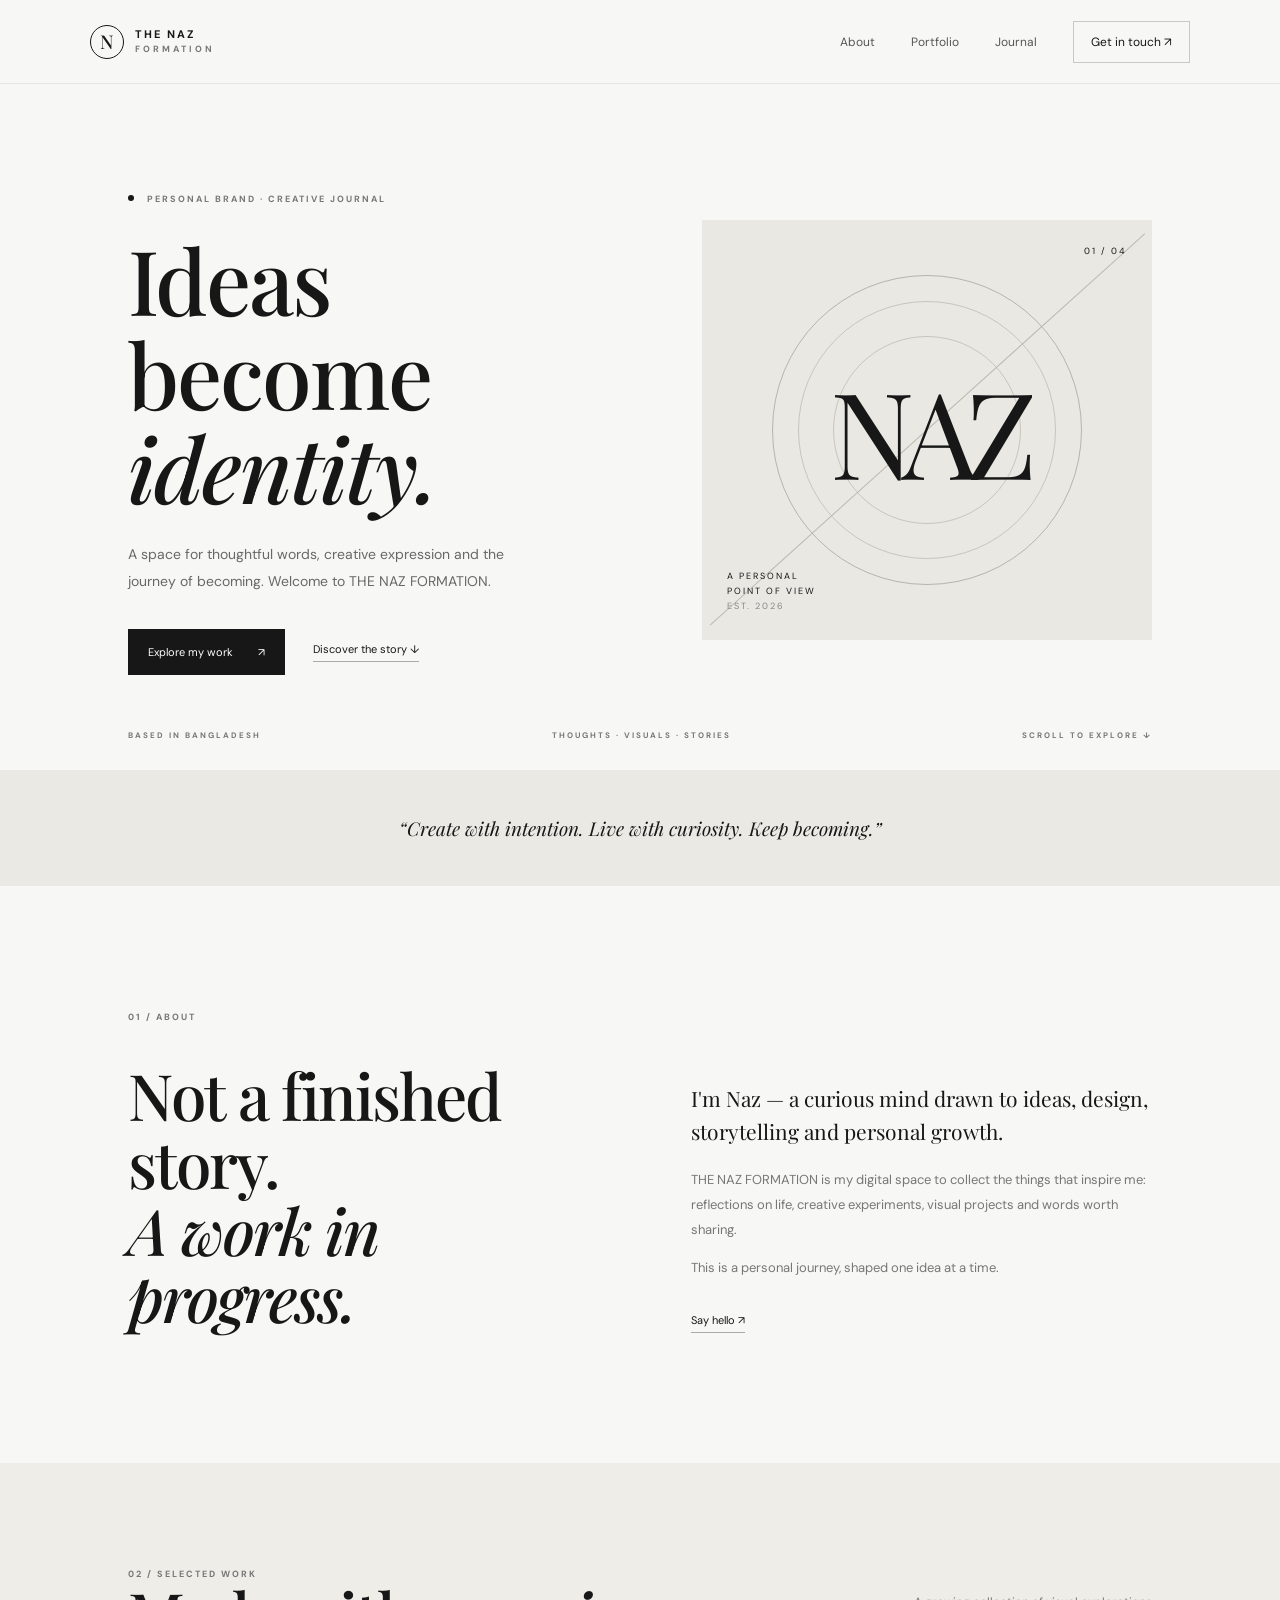
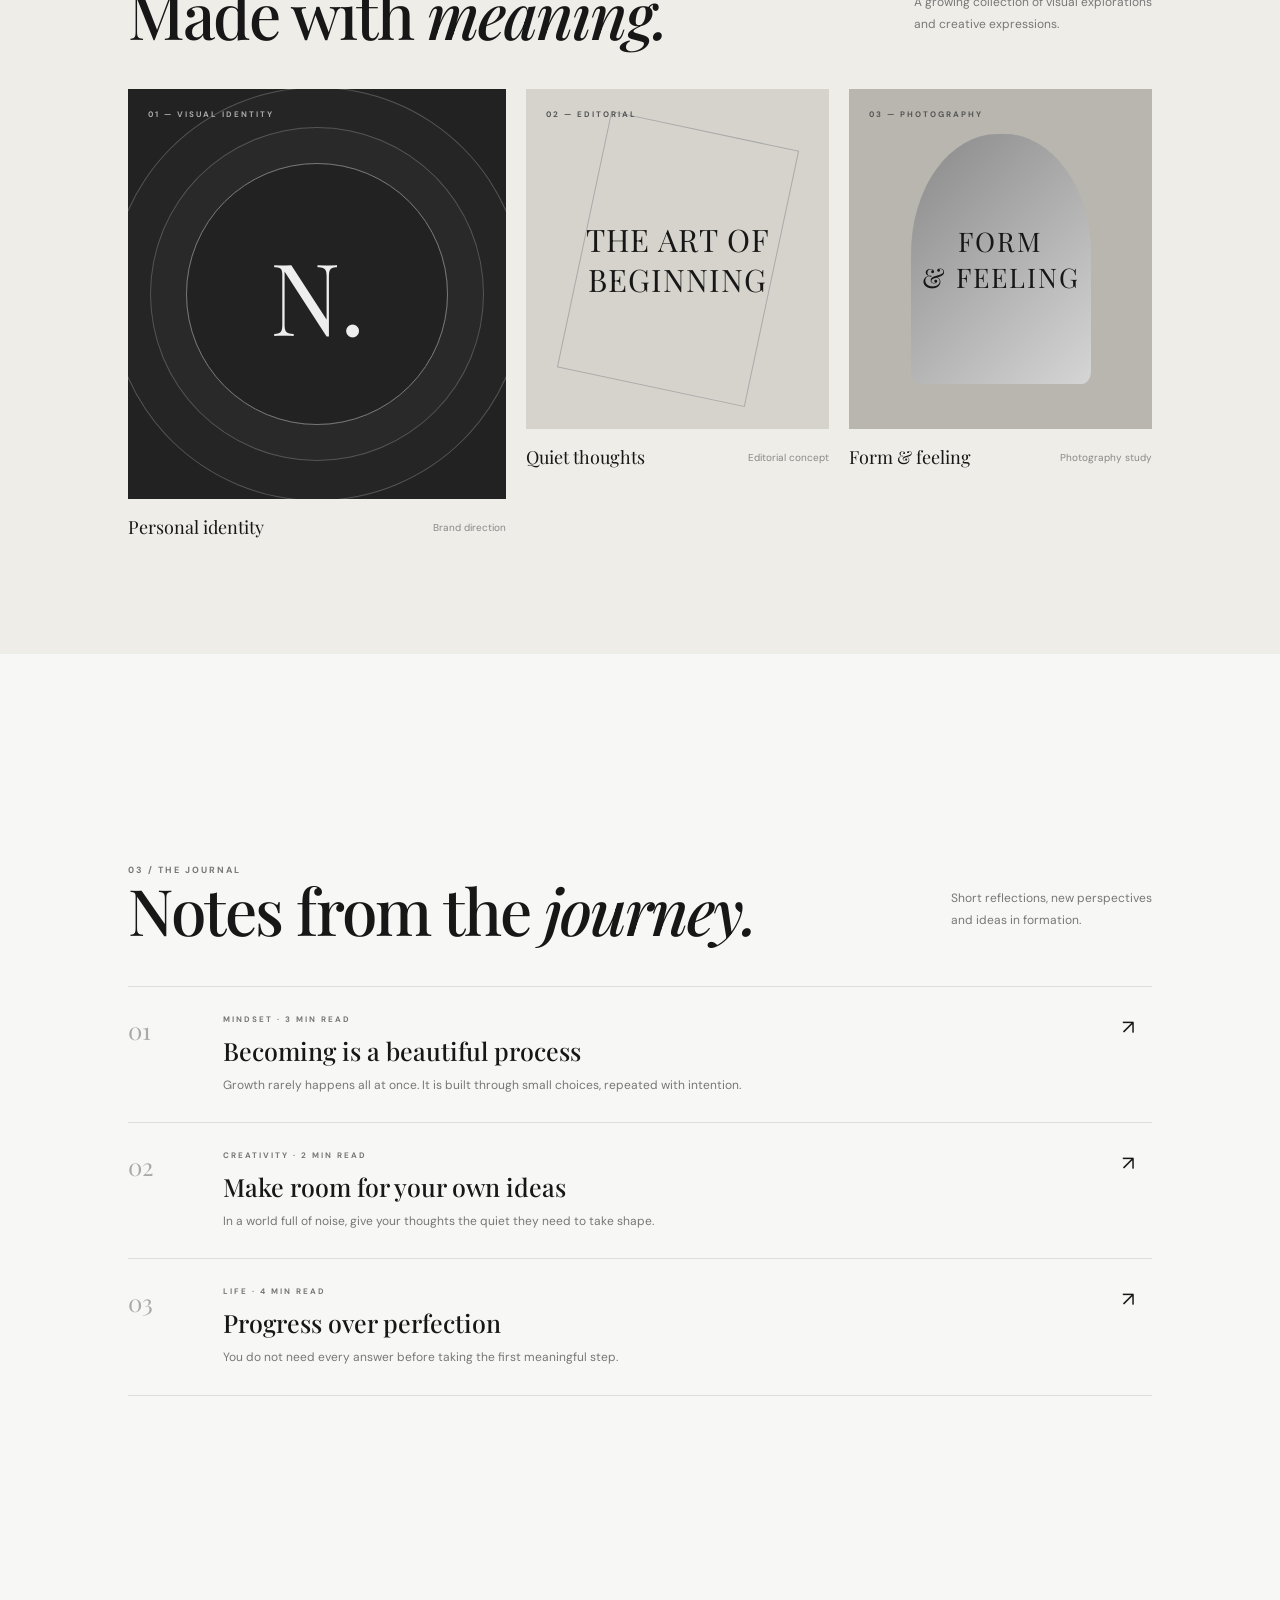
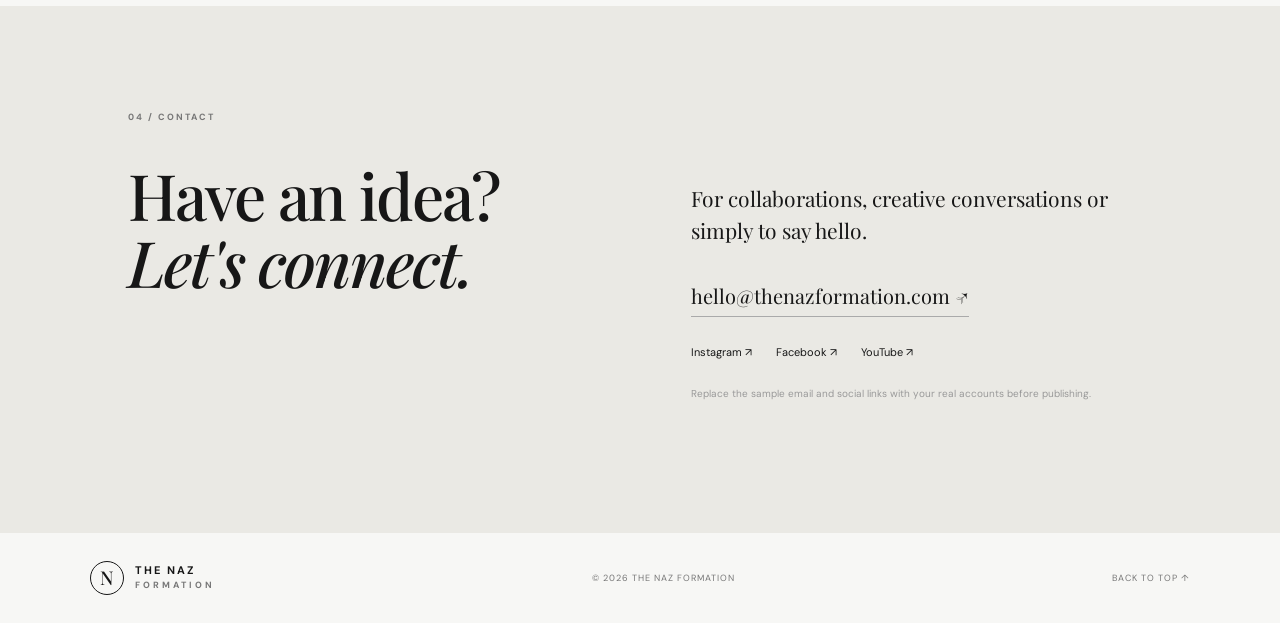
<file: index.html>
<!doctype html>
<html lang="en">
<head>
  <meta charset="utf-8">
  <meta name="viewport" content="width=device-width, initial-scale=1">
  <meta name="description" content="THE NAZ FORMATION — personal brand, ideas, stories and creative work by Naz.">
  <meta name="theme-color" content="#f7f7f5">
  <title>THE NAZ FORMATION — By Nåz</title>
  <link rel="preconnect" href="https://fonts.googleapis.com">
  <link rel="preconnect" href="https://fonts.gstatic.com" crossorigin>
  <link href="https://fonts.googleapis.com/css2?family=DM+Sans:wght@400;500;600;700&family=Playfair+Display:wght@500;600;700&display=swap" rel="stylesheet">
  <link rel="stylesheet" href="style.css">
</head>
<body>
  <header class="site-header">
    <a class="brand" href="#home" aria-label="The Naz Formation home"><span class="brand-mark">N</span><span>THE NAZ<br><small>FORMATION</small></span></a>
    <button class="menu-toggle" id="menuToggle" aria-label="Toggle navigation" aria-expanded="false">☰</button>
    <nav id="mainNav">
      <a href="#about">About</a><a href="#portfolio">Portfolio</a><a href="#journal">Journal</a><a href="#contact" class="nav-cta">Get in touch ↗</a>
    </nav>
  </header>

  <main>
    <section class="hero section" id="home">
      <div class="hero-copy">
        <p class="eyebrow"><span class="dot"></span> PERSONAL BRAND · CREATIVE JOURNAL</p>
        <h1>Ideas become<br><em>identity.</em></h1>
        <p class="hero-intro">A space for thoughtful words, creative expression and the journey of becoming. Welcome to THE NAZ FORMATION.</p>
        <div class="hero-actions"><a class="button button-dark" href="#portfolio">Explore my work <span>↗</span></a><a class="text-link" href="#about">Discover the story ↓</a></div>
      </div>
      <div class="hero-art" aria-label="Abstract monochrome editorial artwork">
        <div class="art-ring"></div><div class="art-line"></div><div class="art-word">NAZ</div>
        <div class="art-caption">A PERSONAL<br>POINT OF VIEW<br><span>EST. 2026</span></div>
        <div class="art-index">01 / 04</div>
      </div>
      <div class="hero-bottom"><span>BASED IN BANGLADESH</span><span>THOUGHTS · VISUALS · STORIES</span><span>SCROLL TO EXPLORE ↓</span></div>
    </section>

    <section class="intro-strip"><p>“Create with intention. Live with curiosity. Keep becoming.”</p></section>

    <section class="section about-section" id="about">
      <div class="section-kicker">01 / ABOUT</div>
      <div class="about-grid">
        <h2>Not a finished story.<br><em>A work in progress.</em></h2>
        <div class="about-copy"><p class="lead">I'm Naz — a curious mind drawn to ideas, design, storytelling and personal growth.</p><p>THE NAZ FORMATION is my digital space to collect the things that inspire me: reflections on life, creative experiments, visual projects and words worth sharing.</p><p>This is a personal journey, shaped one idea at a time.</p><a class="under-link" href="#contact">Say hello <span>↗</span></a></div>
      </div>
    </section>

    <section class="section portfolio-section" id="portfolio">
      <div class="section-heading"><div><div class="section-kicker">02 / SELECTED WORK</div><h2>Made with <em>meaning.</em></h2></div><p>A growing collection of visual explorations<br>and creative expressions.</p></div>
      <div class="portfolio-grid" id="portfolioGrid">
        <article class="work-card work-large"><div class="work-image image-one"><span class="image-label">01 — VISUAL IDENTITY</span><span class="image-symbol">N.</span></div><div class="work-meta"><h3>Personal identity</h3><span>Brand direction</span></div></article>
        <article class="work-card"><div class="work-image image-two"><span class="image-label">02 — EDITORIAL</span><span class="image-quote">THE ART OF<br>BEGINNING</span></div><div class="work-meta"><h3>Quiet thoughts</h3><span>Editorial concept</span></div></article>
        <article class="work-card"><div class="work-image image-three"><span class="image-label">03 — PHOTOGRAPHY</span><span class="image-photo">FORM<br> & FEELING</span></div><div class="work-meta"><h3>Form & feeling</h3><span>Photography study</span></div></article>
      </div>
    </section>

    <section class="journal-section" id="journal">
      <div class="section">
        <div class="section-heading"><div><div class="section-kicker">03 / THE JOURNAL</div><h2>Notes from the <em>journey.</em></h2></div><p>Short reflections, new perspectives<br>and ideas in formation.</p></div>
        <div class="journal-list" id="blogList">
          <article class="journal-item"><span class="journal-number">01</span><div><p class="post-category">MINDSET · 3 MIN READ</p><h3>Becoming is a beautiful process</h3><p>Growth rarely happens all at once. It is built through small choices, repeated with intention.</p></div><span class="journal-arrow">↗</span></article>
          <article class="journal-item"><span class="journal-number">02</span><div><p class="post-category">CREATIVITY · 2 MIN READ</p><h3>Make room for your own ideas</h3><p>In a world full of noise, give your thoughts the quiet they need to take shape.</p></div><span class="journal-arrow">↗</span></article>
          <article class="journal-item"><span class="journal-number">03</span><div><p class="post-category">LIFE · 4 MIN READ</p><h3>Progress over perfection</h3><p>You do not need every answer before taking the first meaningful step.</p></div><span class="journal-arrow">↗</span></article>
        </div>
      </div>
    </section>

    <section class="contact-section section" id="contact">
      <div class="section-kicker">04 / CONTACT</div>
      <div class="contact-grid"><h2>Have an idea?<br><em>Let's connect.</em></h2><div><p class="lead">For collaborations, creative conversations or simply to say hello.</p><a class="contact-email" href="mailto:hello@thenazformation.com">hello@thenazformation.com ↗</a><div class="social-links"><a href="https://www.instagram.com/" target="_blank" rel="noreferrer">Instagram ↗</a><a href="https://www.facebook.com/" target="_blank" rel="noreferrer">Facebook ↗</a><a href="https://www.youtube.com/" target="_blank" rel="noreferrer">YouTube ↗</a></div><p class="small-note">Replace the sample email and social links with your real accounts before publishing.</p></div></div>
    </section>
  </main>

  <footer><a class="brand footer-brand" href="#home"><span class="brand-mark">N</span><span>THE NAZ<br><small>FORMATION</small></span></a><span>© <span id="year"></span> THE NAZ FORMATION</span><a href="#home">BACK TO TOP ↑</a></footer>
  <script src="script.js"></script>
</body>
</html>
</file>
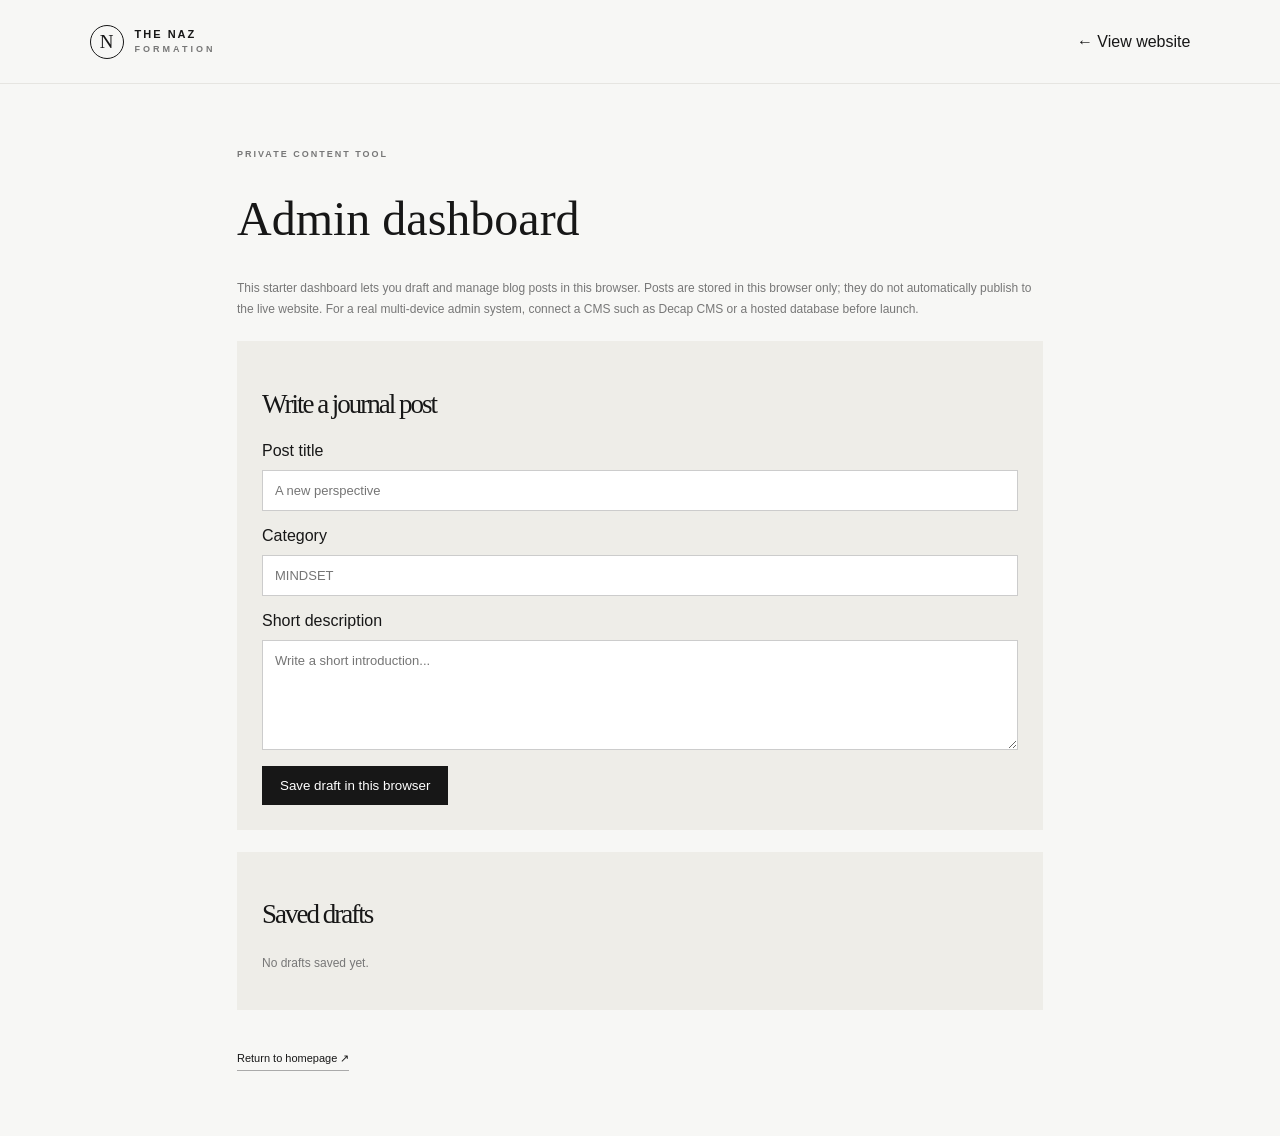
<file: admin.html>
<!doctype html>
<html lang="en"><head><meta charset="utf-8"><meta name="viewport" content="width=device-width,initial-scale=1"><title>Admin — THE NAZ FORMATION</title><link rel="stylesheet" href="style.css"><style>
.admin-wrap{max-width:850px;margin:65px auto;padding:0 22px}.admin-wrap h1{font:48px "Playfair Display",serif}.admin-panel{background:#eeede8;padding:25px;margin:22px 0}.admin-panel input,.admin-panel textarea{display:block;width:100%;padding:12px;margin:10px 0 16px;border:1px solid #ccc;background:#fff;font:13px "DM Sans",sans-serif}.admin-panel textarea{min-height:110px}.admin-panel button{padding:12px 18px;background:#171717;color:white;border:0;cursor:pointer}.admin-note{color:#777;font-size:12px;line-height:1.7}.admin-entry{border-top:1px solid #ccc;padding:12px 0;display:flex;justify-content:space-between;gap:15px}.admin-entry button{padding:7px 10px;background:#777}
</style></head><body><header class="site-header"><a class="brand" href="index.html"><span class="brand-mark">N</span><span>THE NAZ<br><small>FORMATION</small></span></a><a href="index.html">← View website</a></header>
<main class="admin-wrap"><p class="section-kicker">PRIVATE CONTENT TOOL</p><h1>Admin dashboard</h1><p class="admin-note">This starter dashboard lets you draft and manage blog posts in this browser. Posts are stored in this browser only; they do not automatically publish to the live website. For a real multi-device admin system, connect a CMS such as Decap CMS or a hosted database before launch.</p>
<div class="admin-panel"><h2 style="font:27px 'Playfair Display',serif">Write a journal post</h2><label>Post title<input id="postTitle" placeholder="A new perspective"></label><label>Category<input id="postCategory" placeholder="MINDSET"></label><label>Short description<textarea id="postBody" placeholder="Write a short introduction..."></textarea></label><button id="savePost">Save draft in this browser</button></div>
<div class="admin-panel"><h2 style="font:27px 'Playfair Display',serif">Saved drafts</h2><div id="drafts"></div></div>
<a class="under-link" href="index.html">Return to homepage ↗</a></main><script>
const KEY='tnf_admin_drafts_v1';
function getDrafts(){try{return JSON.parse(localStorage.getItem(KEY)||'[]')}catch(e){return []}}
function render(){const root=document.getElementById('drafts');const items=getDrafts();root.innerHTML=items.length?'':'<p class="admin-note">No drafts saved yet.</p>';items.forEach((p,i)=>{const el=document.createElement('div');el.className='admin-entry';const info=document.createElement('span');info.textContent=p.title+' — '+p.category;const del=document.createElement('button');del.textContent='Delete';del.onclick=()=>{const a=getDrafts();a.splice(i,1);localStorage.setItem(KEY,JSON.stringify(a));render()};el.append(info,del);root.append(el)})}
document.getElementById('savePost').onclick=()=>{const title=document.getElementById('postTitle').value.trim(),category=document.getElementById('postCategory').value.trim(),body=document.getElementById('postBody').value.trim();if(!title||!body){alert('Please add a title and description.');return}const a=getDrafts();a.unshift({title,category:category||'JOURNAL',body,date:new Date().toISOString()});localStorage.setItem(KEY,JSON.stringify(a));document.getElementById('postTitle').value='';document.getElementById('postCategory').value='';document.getElementById('postBody').value='';render()};render();
</script></body></html>
</file>
<file: style.css>
*{box-sizing:border-box}html{scroll-behavior:smooth}body{margin:0;background:#f7f7f5;color:#171717;font-family:"DM Sans",sans-serif;-webkit-font-smoothing:antialiased}a{color:inherit;text-decoration:none}.site-header{height:84px;padding:0 7vw;display:flex;align-items:center;justify-content:space-between;border-bottom:1px solid #e6e5e1;background:#f7f7f5;position:sticky;top:0;z-index:10}.brand{display:flex;align-items:center;gap:11px;font-size:11px;font-weight:700;letter-spacing:2px;line-height:1.25}.brand small{font-size:9px;letter-spacing:3px;color:#777}.brand-mark{width:34px;height:34px;border:1px solid #171717;border-radius:50%;display:grid;place-items:center;font-family:"Playfair Display",serif;font-size:19px;font-weight:500;letter-spacing:0}nav{display:flex;align-items:center;gap:36px;font-size:12px;color:#555}nav a:hover,.text-link:hover,.social-links a:hover{color:#000}.nav-cta{border:1px solid #c9c8c3;padding:12px 17px;color:#171717}.menu-toggle{display:none;background:none;border:0;font-size:22px}.section{padding:105px 10vw}.hero{min-height:660px;padding-top:100px;padding-bottom:30px;display:grid;grid-template-columns:1.05fr .95fr;align-items:center;column-gap:6vw;position:relative}.eyebrow,.section-kicker,.hero-bottom,.image-label,.post-category{font-size:9px;letter-spacing:2px;font-weight:700;color:#777}.dot{display:inline-block;width:6px;height:6px;background:#171717;border-radius:50%;margin:0 9px 1px 0}.hero h1,h2{font-family:"Playfair Display",serif;font-weight:500;letter-spacing:-2px;line-height:1.05}.hero h1{font-size:clamp(58px,7vw,100px);margin:27px 0}.hero h1 em,h2 em{font-weight:500}.hero-intro{max-width:420px;color:#686868;font-size:14px;line-height:1.9}.hero-actions{display:flex;align-items:center;gap:28px;margin-top:35px}.button{display:inline-flex;gap:25px;align-items:center;padding:16px 20px;font-size:11px}.button-dark{background:#171717;color:white}.button-dark:hover{background:#444}.text-link,.under-link{font-size:11px;border-bottom:1px solid #aaa;padding-bottom:5px}.hero-art{height:420px;background:#e9e8e3;position:relative;overflow:hidden;display:flex;align-items:center;justify-content:center}.art-ring{width:310px;height:310px;border:1px solid #b6b4ad;border-radius:50%;position:absolute}.art-ring:before,.art-ring:after{content:"";position:absolute;border:1px solid #c7c5be;border-radius:50%;inset:25px}.art-ring:after{inset:60px}.art-line{height:1px;width:130%;background:#bcbab3;position:absolute;transform:rotate(-42deg)}.art-word{font-family:"Playfair Display",serif;font-size:120px;letter-spacing:-12px;z-index:1}.art-caption{position:absolute;left:25px;bottom:25px;font-size:9px;line-height:1.7;letter-spacing:2px}.art-caption span{color:#888}.art-index{position:absolute;right:25px;top:25px;font-size:9px;letter-spacing:2px}.hero-bottom{grid-column:1/-1;display:flex;justify-content:space-between;margin-top:55px;font-size:8px}.intro-strip{background:#eae9e4;text-align:center;padding:26px 15px}.intro-strip p{font-family:"Playfair Display",serif;font-size:19px;font-style:italic}.about-section{padding-top:125px;padding-bottom:130px}.about-grid,.contact-grid{display:grid;grid-template-columns:1fr 1fr;gap:8vw;margin-top:38px}.about-grid h2,.contact-grid h2,.section-heading h2{font-size:clamp(42px,5vw,66px);margin:0}.about-copy{max-width:480px}.lead{font-family:"Playfair Display",serif;font-size:21px;line-height:1.55}.about-copy p:not(.lead),.contact-grid p:not(.lead){font-size:13px;line-height:1.9;color:#777}.under-link{display:inline-block;margin-top:20px}.section-heading{display:flex;align-items:end;justify-content:space-between;margin-bottom:42px}.section-heading>p{font-size:12px;line-height:1.8;color:#777}.portfolio-section{background:#eeede8;padding-top:105px;padding-bottom:115px}.portfolio-grid{display:grid;grid-template-columns:1.25fr 1fr 1fr;gap:20px}.work-card{min-width:0}.work-image{height:340px;position:relative;display:flex;align-items:center;justify-content:center;overflow:hidden}.work-large .work-image{height:410px}.image-one{background:#222}.image-one:before{content:"";position:absolute;width:260px;height:260px;border:1px solid #777;border-radius:50%;box-shadow:0 0 0 35px #292929,0 0 0 36px #555,0 0 0 75px #252525,0 0 0 76px #555}.image-symbol{color:#eee;font:100px "Playfair Display",serif;z-index:1}.image-two{background:#d5d3cc}.image-two:before{content:"";position:absolute;width:190px;height:260px;border:1px solid #aaa;transform:rotate(12deg)}.image-quote{font:31px/1.3 "Playfair Display",serif;text-align:center;letter-spacing:1px;z-index:1}.image-three{background:#b8b6ae}.image-three:before{content:"";position:absolute;width:180px;height:250px;background:linear-gradient(135deg,#8b8981,#d7d5ce);border-radius:48% 48% 5% 5%;filter:grayscale(1)}.image-photo{font:27px "Playfair Display",serif;letter-spacing:2px;z-index:1;text-align:center}.image-label{position:absolute;top:20px;left:20px;color:#aaa;font-size:8px}.image-two .image-label,.image-three .image-label{color:#555}.work-meta{display:flex;justify-content:space-between;align-items:center;padding-top:16px}.work-meta h3{font:18px "Playfair Display",serif;margin:0}.work-meta span{font-size:10px;color:#888}.journal-section{background:#f7f7f5;padding:105px 0}.journal-list{border-top:1px solid #deddd8}.journal-item{display:grid;grid-template-columns:70px 1fr 30px;gap:25px;padding:27px 0;border-bottom:1px solid #deddd8;align-items:start}.journal-number{font:24px "Playfair Display",serif;color:#aaa}.post-category{font-size:8px;margin:0 0 10px}.journal-item h3{font:25px "Playfair Display",serif;font-weight:500;margin:0 0 8px}.journal-item div>p:last-child{font-size:12px;color:#777;margin:0;line-height:1.7}.journal-arrow{font-size:20px}.contact-section{background:#eae9e4;padding-top:105px;padding-bottom:120px}.contact-grid{margin-top:38px}.contact-email{font:20px "Playfair Display",serif;display:inline-block;margin:14px 0 28px;border-bottom:1px solid #aaa;padding-bottom:7px}.social-links{display:flex;gap:24px;font-size:11px}.small-note{font-size:10px!important;color:#999!important;margin-top:25px}footer{padding:28px 7vw;display:flex;justify-content:space-between;align-items:center;font-size:9px;letter-spacing:1px;color:#777}.footer-brand{color:#171717}.footer-brand .brand-mark{color:#171717}@media(max-width:760px){.site-header{height:70px;padding:0 6vw}.menu-toggle{display:block}nav{display:none;position:absolute;top:70px;left:0;right:0;background:#f7f7f5;padding:22px 6vw 28px;flex-direction:column;align-items:flex-start;gap:20px;border-bottom:1px solid #ddd}nav.open{display:flex}.hero{padding:70px 7vw 25px;grid-template-columns:1fr;gap:40px}.hero h1{font-size:68px}.hero-art{height:330px}.hero-bottom{gap:12px;flex-wrap:wrap;margin-top:35px}.hero-bottom span:last-child{display:none}.section{padding:75px 7vw}.about-grid,.contact-grid{grid-template-columns:1fr;gap:25px}.section-heading{display:block}.section-heading>p{margin-top:18px}.portfolio-grid{grid-template-columns:1fr;gap:32px}.work-image,.work-large .work-image{height:340px}.journal-section{padding:75px 0}.journal-section .section{padding-top:0;padding-bottom:0}.journal-item{grid-template-columns:32px 1fr 20px;gap:12px}.journal-item h3{font-size:21px}.contact-grid h2{font-size:54px}footer{padding:25px 7vw;gap:18px;flex-wrap:wrap}footer>span{order:3;width:100%}}
</file>
